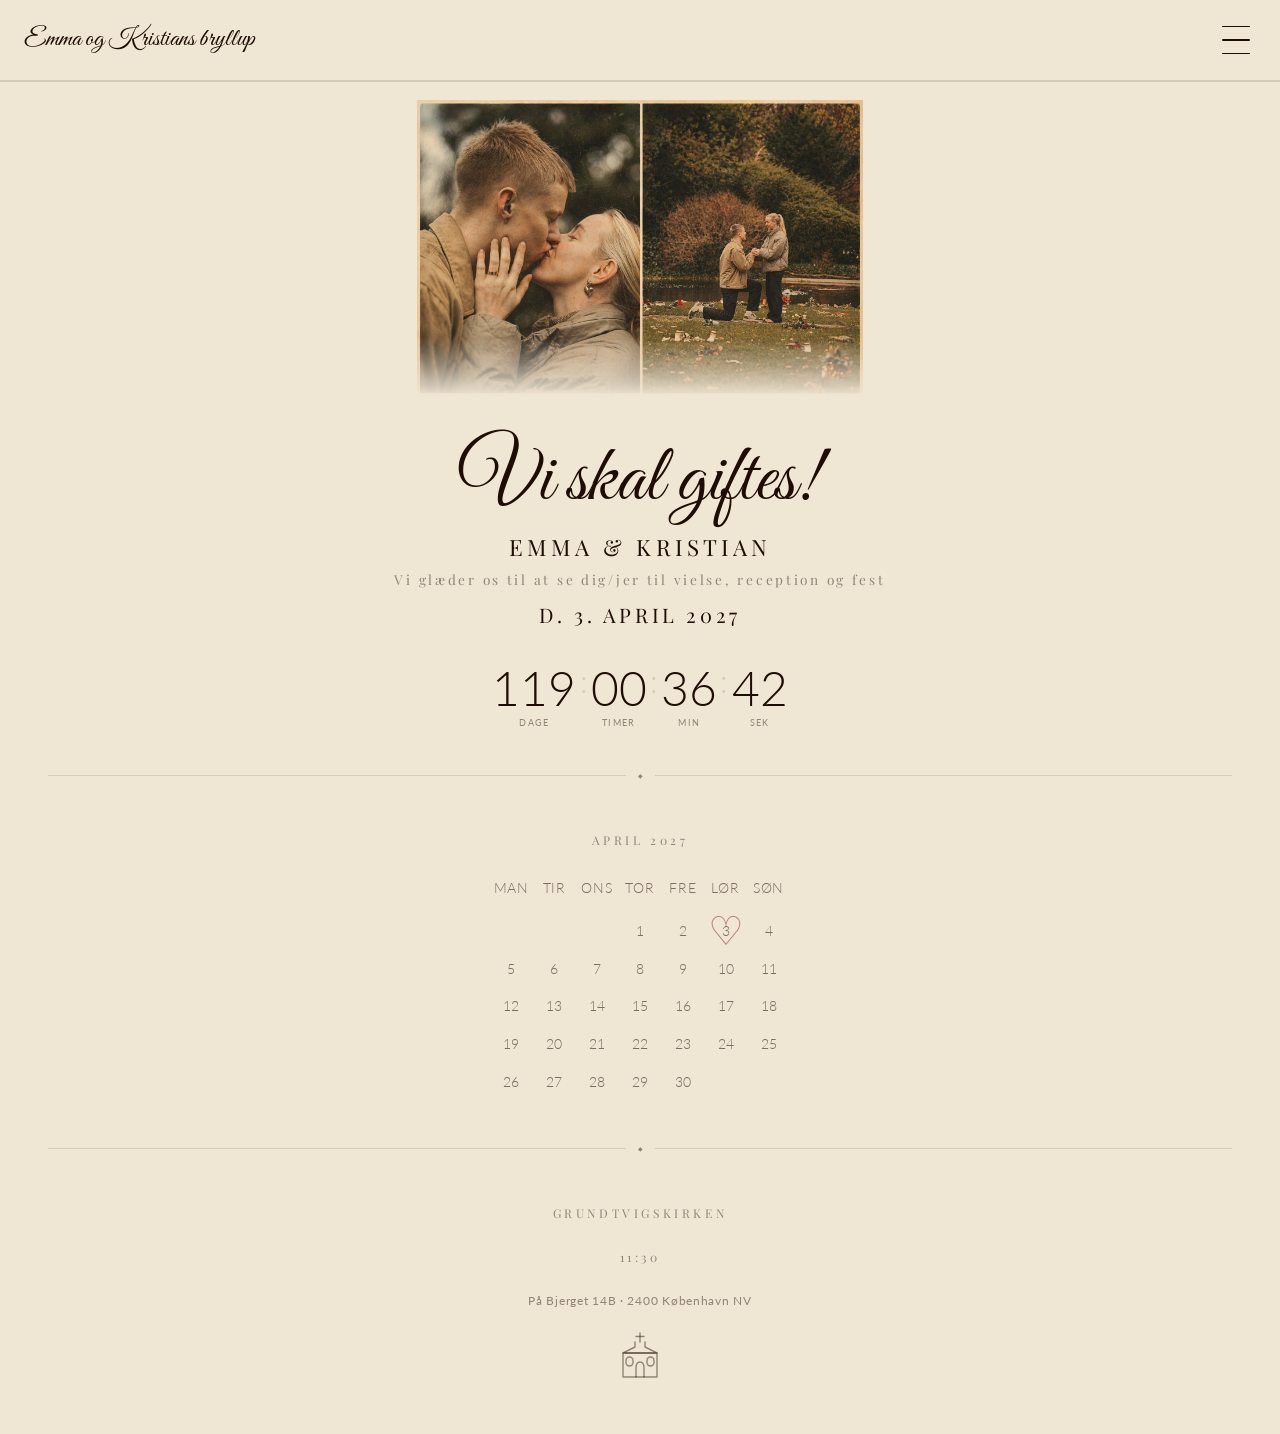
<file: index.html>
<!DOCTYPE html>
<html lang="da">
<head>
    <meta charset="UTF-8">
    <meta name="viewport" content="width=device-width, initial-scale=1.0">
    <title>Emma & Kristian — 3. april 2027</title>
    <link rel="preconnect" href="https://fonts.googleapis.com">
    <link rel="preconnect" href="https://fonts.gstatic.com" crossorigin>
    <link href="https://fonts.googleapis.com/css2?family=Great+Vibes&family=Playfair+Display:ital,wght@0,400;1,400&family=Lato:wght@300;400&display=swap" rel="stylesheet">
    <link rel="stylesheet" href="style.css">
</head>
<body>
    <div class="sticky-nav">
    <!-- Header -->
    <header class="site-header">
        <h1 class="site-title">Emma og Kristians bryllup</h1>
        <button class="menu-btn" id="menuBtn" aria-label="Åbn menu">
            <span></span>
            <span></span>
            <span></span>
        </button>
    </header>

    <!-- Dropdown menu bar -->
    <nav class="menu-bar" id="menuBar">
        <ul class="nav-list">
            <li><a href="index.html">Forside</a></li>
            <li><a href="program.html">Program</a></li>
            <li><a href="praktisk.html">Praktisk information</a></li>
            <li><a href="onskelliste.html">Ønskeliste</a></li>
            <li><a href="su.html">S.U</a></li>
            <li><a href="kontakt.html">Kontakt</a></li>
        </ul>
    </nav>
    </div>

    <div class="hero">
        <img src="background.jpg" alt="Emma og Kristian" class="hero-img">
        <div class="hero-fade"></div>
    </div>

    <main>
        <section class="intro">
            <p class="label-top animate" data-delay="0">Vi skal giftes!</p>
            <h1 class="names animate" data-delay="120">Emma & Kristian</h1>
            <p class="wedding-text animate" data-delay="220">Vi glæder os til at se dig/jer til vielse, reception og fest</p>
            <p class="wedding-date animate" data-delay="220" style="margin-bottom: 2.25rem;">D. 3. april 2027</p>
            <div class="countdown animate" data-delay="340" id="countdown">
                <div class="unit">
                    <span class="number" id="days">--</span>
                    <span class="unit-label">dage</span>
                </div>
                <div class="divider">:</div>
                <div class="unit">
                    <span class="number" id="hours">--</span>
                    <span class="unit-label">timer</span>
                </div>
                <div class="divider">:</div>
                <div class="unit">
                    <span class="number" id="minutes">--</span>
                    <span class="unit-label">min</span>
                </div>
                <div class="divider">:</div>
                <div class="unit">
                    <span class="number" id="seconds">--</span>
                    <span class="unit-label">sek</span>
                </div>
            </div>
        </section>

        <div class="ornament animate" data-delay="0" aria-hidden="true">
            <span></span><span class="ornament-diamond">◆</span><span></span>
        </div>

        <section class="calendar-section">
            <h2 class="section-title animate" data-delay="0">April 2027</h2>
            <div class="calendar animate" data-delay="100">
                <div class="cal-row cal-header">
                    <span>Man</span>
                    <span>Tir</span>
                    <span>Ons</span>
                    <span>Tor</span>
                    <span>Fre</span>
                    <span>Lør</span>
                    <span>Søn</span>
                </div>
                <div class="cal-row">
                    <span></span><span></span><span></span>
                    <span>1</span><span>2</span>
                    <span class="wedding-day"><span class="heart-num">3</span></span>
                    <span>4</span>
                </div>
                <div class="cal-row">
                    <span>5</span><span>6</span><span>7</span><span>8</span><span>9</span><span>10</span><span>11</span>
                </div>
                <div class="cal-row">
                    <span>12</span><span>13</span><span>14</span><span>15</span><span>16</span><span>17</span><span>18</span>
                </div>
                <div class="cal-row">
                    <span>19</span><span>20</span><span>21</span><span>22</span><span>23</span><span>24</span><span>25</span>
                </div>
                <div class="cal-row">
                    <span>26</span><span>27</span><span>28</span><span>29</span><span>30</span><span></span><span></span>
                </div>
            </div>
        </section>

        <div class="ornament animate" data-delay="0" aria-hidden="true">
            <span></span><span class="ornament-diamond">◆</span><span></span>
        </div>

        <section class="map-section">
            <h2 class="section-title animate" data-delay="0">GrundtvigsKirken</h2>
            <h2 class="section-title animate" data-delay="0">11:30</h2>
            <p class="map-address animate" data-delay="80">På Bjerget 14B · 2400 København NV</p>
            <div class="church-icon animate" data-delay="160" aria-hidden="true">
                <svg width="38" height="46" viewBox="0 0 38 46" fill="none" stroke="currentColor" stroke-width="1.4" stroke-linecap="round" stroke-linejoin="round" xmlns="http://www.w3.org/2000/svg">
                    <!-- Cross -->
                    <line x1="19" y1="1" x2="19" y2="10"/>
                    <line x1="15" y1="4.5" x2="23" y2="4.5"/>
                    <!-- Steeple -->
                    <polyline points="14,10 14,15 2,21 36,21 24,15 24,10"/>
                    <!-- Body -->
                    <rect x="2" y="21" width="34" height="24"/>
                    <!-- Arched door -->
                    <path d="M15,45 L15,36 Q15,30 19,30 Q23,30 23,36 L23,45"/>
                    <!-- Windows -->
                    <rect x="5" y="25" width="7" height="9" rx="3.5"/>
                    <rect x="26" y="25" width="7" height="9" rx="3.5"/>
                </svg>
            </div>
        </section>
    </main>

    <script src="script.js"></script>
</body>
</html>
</file>
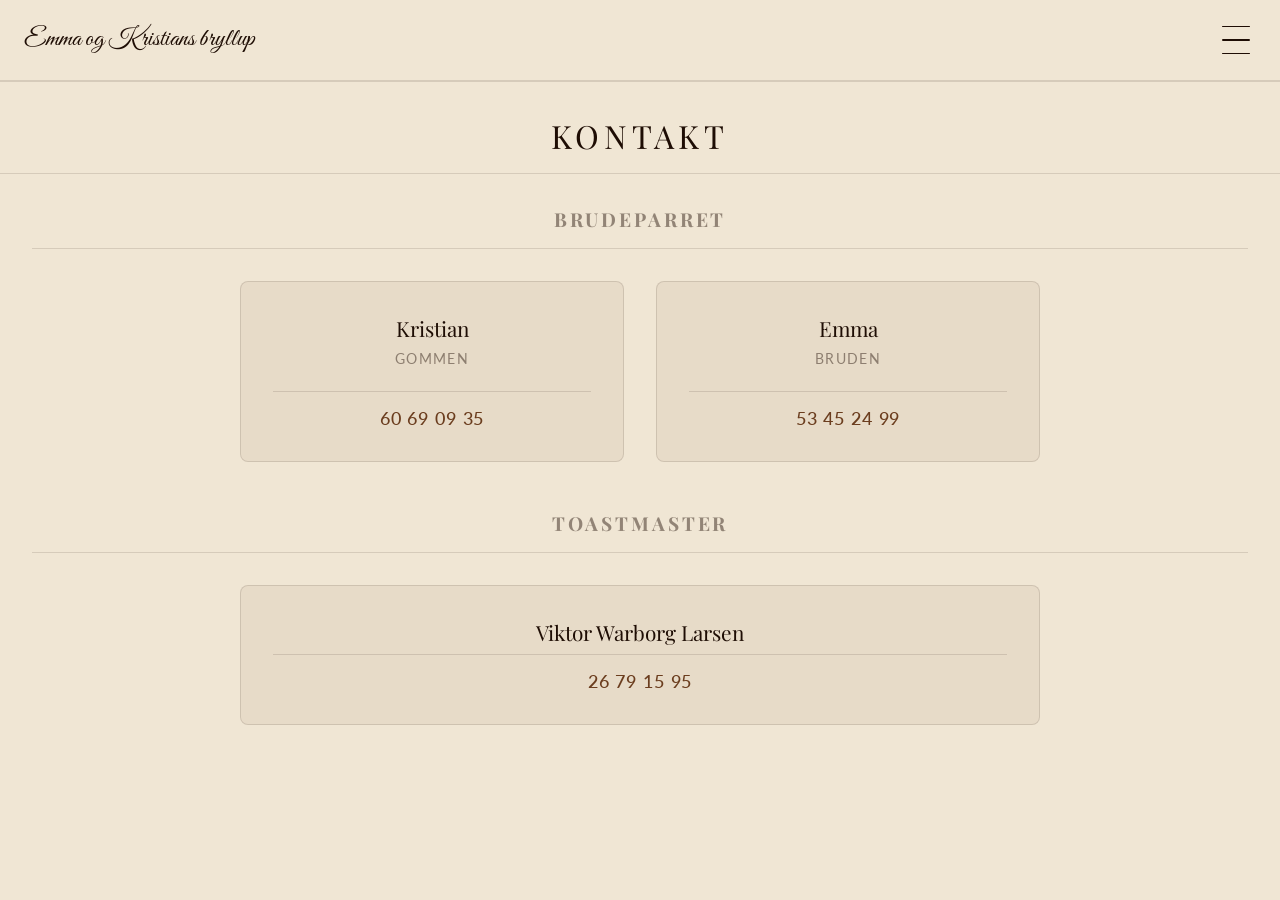
<file: kontakt.html>
<!DOCTYPE html>
<html lang="da">
<head>
    <meta charset="UTF-8">
    <meta name="viewport" content="width=device-width, initial-scale=1.0">
    <title>Kontakt — Emma & Kristian</title>
    <link rel="preconnect" href="https://fonts.googleapis.com">
    <link rel="preconnect" href="https://fonts.gstatic.com" crossorigin>
    <link href="https://fonts.googleapis.com/css2?family=Great+Vibes&family=Playfair+Display:ital,wght@0,400;1,400&family=Lato:wght@300;400&display=swap" rel="stylesheet">
    <link rel="stylesheet" href="style.css">
</head>
<body>
    <div class="sticky-nav">
    <!-- Header -->
    <header class="site-header">
        <h1 class="site-title">Emma og Kristians bryllup</h1>
        <button class="menu-btn" id="menuBtn" aria-label="Åbn menu">
            <span></span>
            <span></span>
            <span></span>
        </button>
    </header>

    <!-- Dropdown menu bar -->
    <nav class="menu-bar" id="menuBar">
        <ul class="nav-list">
            <li><a href="index.html">Forside</a></li>
            <li><a href="program.html">Program</a></li>
            <li><a href="praktisk.html">Praktisk information</a></li>
            <li><a href="onskelliste.html">Ønskeliste</a></li>
            <li><a href="su.html">S.U</a></li>
            <li><a href="kontakt.html">Kontakt</a></li>
        </ul>
    </nav>
    </div>

    <main>
        <section class="page-header">
            <h1 class="page-title" data-delay="0">Kontakt</h1>
        </section>

        <section class="content-section" data-delay="100">
            <div class="contact-section">
                <h2 class="contact-section-title">Brudeparret</h2>
                <div class="contact-cards">
                    <div class="contact-card">
                        <h3 class="contact-name">Kristian</h3>
                        <p class="contact-role">Gommen</p>
                        <div class="contact-info">
                            <a href="tel:60690935" class="contact-phone">60 69 09 35</a>
                        </div>
                    </div>
                    <div class="contact-card">
                        <h3 class="contact-name">Emma</h3>
                        <p class="contact-role">Bruden</p>
                        <div class="contact-info">
                            <a href="tel:53452499" class="contact-phone">53 45 24 99</a>
                        </div>
                    </div>
                </div>
            </div>

            <div class="contact-section">
                <h2 class="contact-section-title">Toastmaster</h2>
                <div class="contact-cards">
                    <div class="contact-card">
                        <h3 class="contact-name">Viktor Warborg Larsen</h3>
                        <div class="contact-info">
                            <a href="tel:26791595" class="contact-phone">26 79 15 95</a>
                        </div>
                    </div>
                </div>
            </div>
        </section>
    </main>

    <script src="script.js"></script>
</body>
</html>
</file>
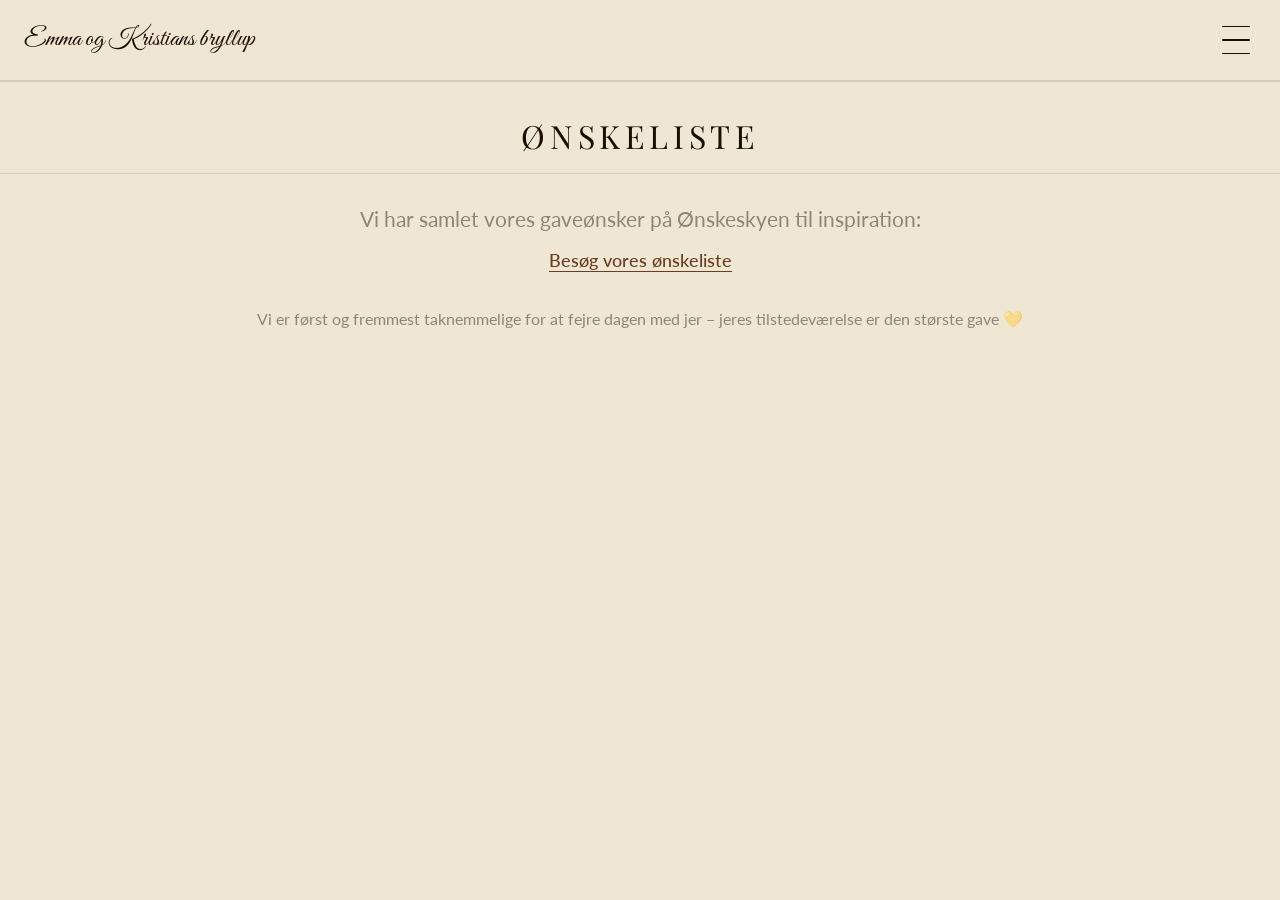
<file: onskelliste.html>
<!DOCTYPE html>
<html lang="da">
<head>
    <meta charset="UTF-8">
    <meta name="viewport" content="width=device-width, initial-scale=1.0">
    <title>Ønskeliste — Emma & Kristian</title>
    <link rel="preconnect" href="https://fonts.googleapis.com">
    <link rel="preconnect" href="https://fonts.gstatic.com" crossorigin>
    <link href="https://fonts.googleapis.com/css2?family=Great+Vibes&family=Playfair+Display:ital,wght@0,400;1,400&family=Lato:wght@300;400&display=swap" rel="stylesheet">
    <link rel="stylesheet" href="style.css">
</head>
<body>
    <div class="sticky-nav">
    <!-- Header -->
    <header class="site-header">
        <h1 class="site-title">Emma og Kristians bryllup</h1>
        <button class="menu-btn" id="menuBtn" aria-label="Åbn menu">
            <span></span>
            <span></span>
            <span></span>
        </button>
    </header>

    <!-- Dropdown menu bar -->
    <nav class="menu-bar" id="menuBar">
        <ul class="nav-list">
            <li><a href="index.html">Forside</a></li>
            <li><a href="program.html">Program</a></li>
            <li><a href="praktisk.html">Praktisk information</a></li>
            <li><a href="onskelliste.html">Ønskeliste</a></li>
            <li><a href="su.html">S.U</a></li>
            <li><a href="kontakt.html">Kontakt</a></li>
        </ul>
    </nav>
    </div>

    <main>
        <section class="page-header">
            <h1 class="page-title" data-delay="0">Ønskeliste</h1>
        </section>

        <section class="content-section" data-delay="100">
            <p style="color: var(--brown-dim); text-align: center; font-size: 1.3rem;">Vi har samlet vores gaveønsker på Ønskeskyen til inspiration: </p> <br>
            <div style="text-align: center;">
                <a href="https://onskeskyen.dk/s/erh84e" target="_blank"; style="color: var(--brown-mid); font-weight: 500; font-size: 1.1rem; text-decoration: none; border-bottom: 1px solid var(--brown-mid);">Besøg vores ønskeliste</a>
            </div>
            <br> <br>
            <p style="color: var(--brown-dim); text-align: center; font-size: 1rem;">Vi er først og fremmest taknemmelige for at fejre dagen med jer – jeres tilstedeværelse er den største gave 💛</p>
        </section>
    </main>

    <script src="script.js"></script>
</body>
</html>
</file>
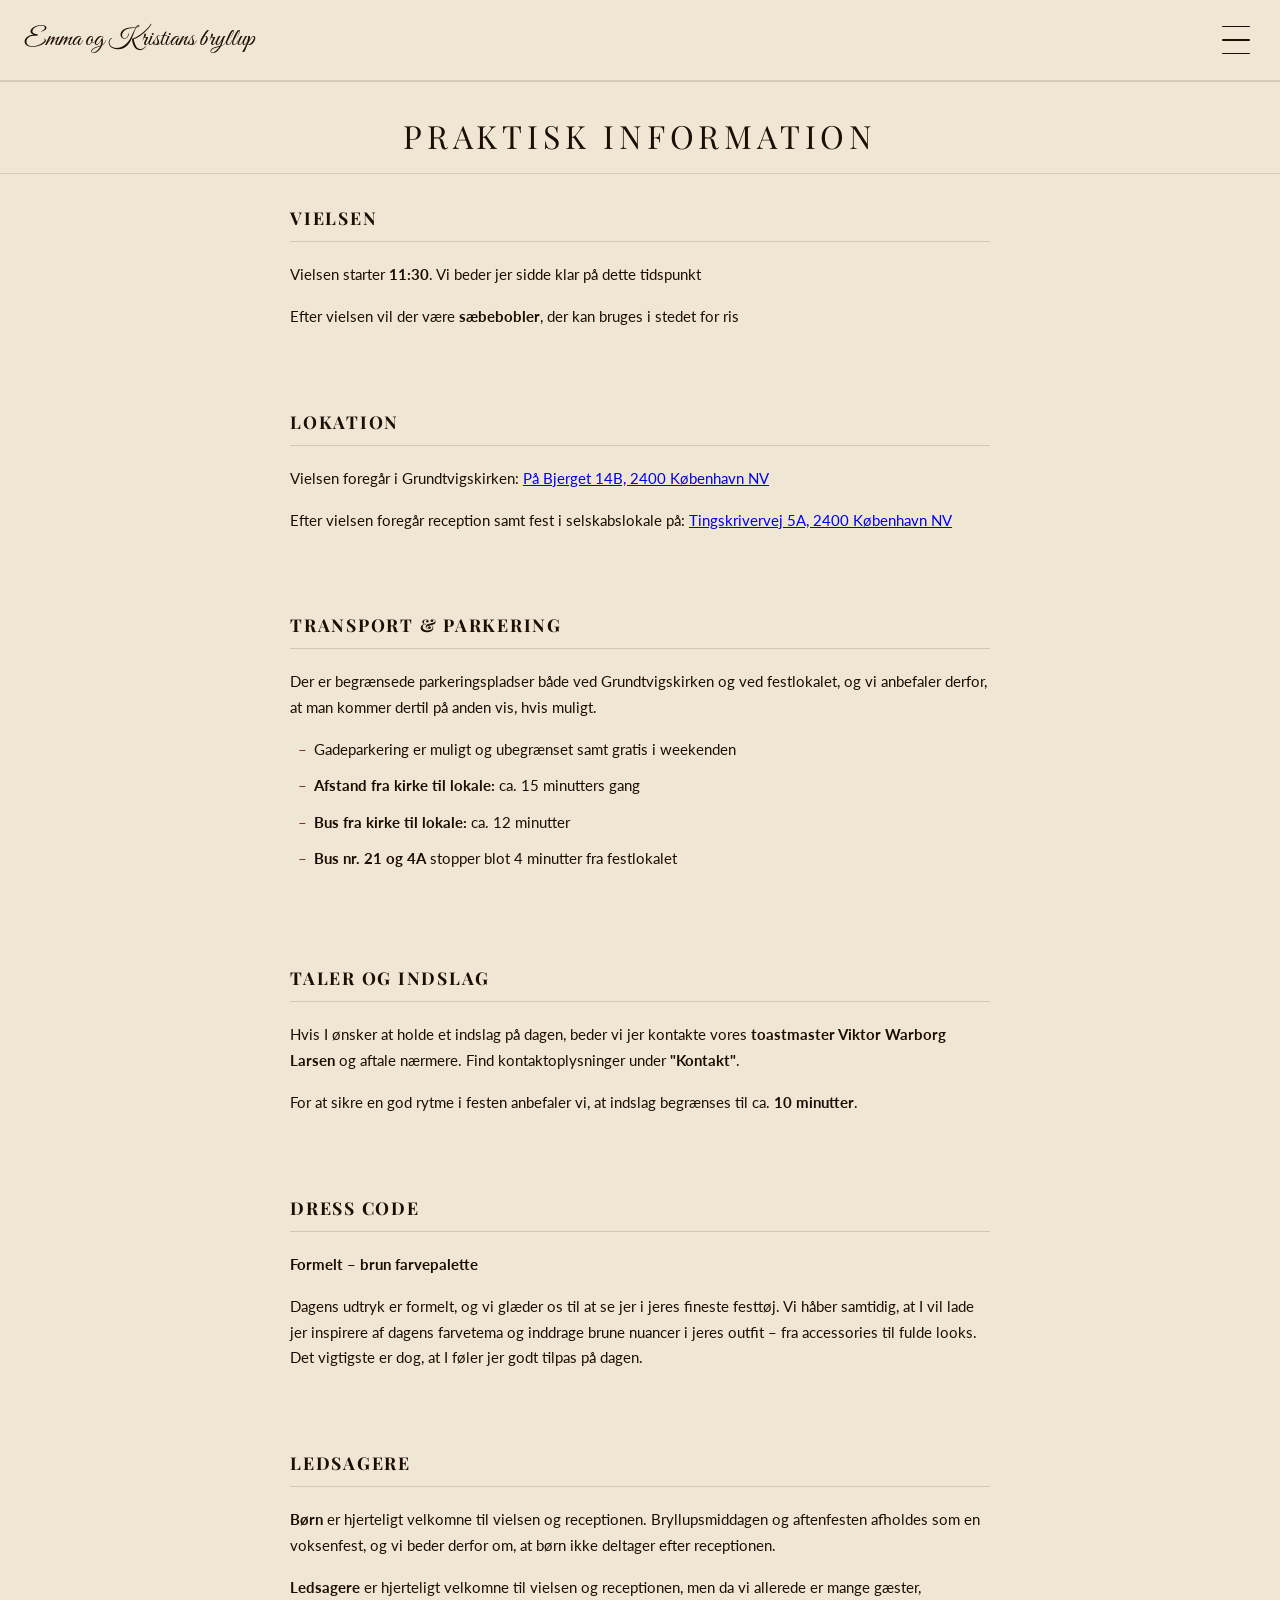
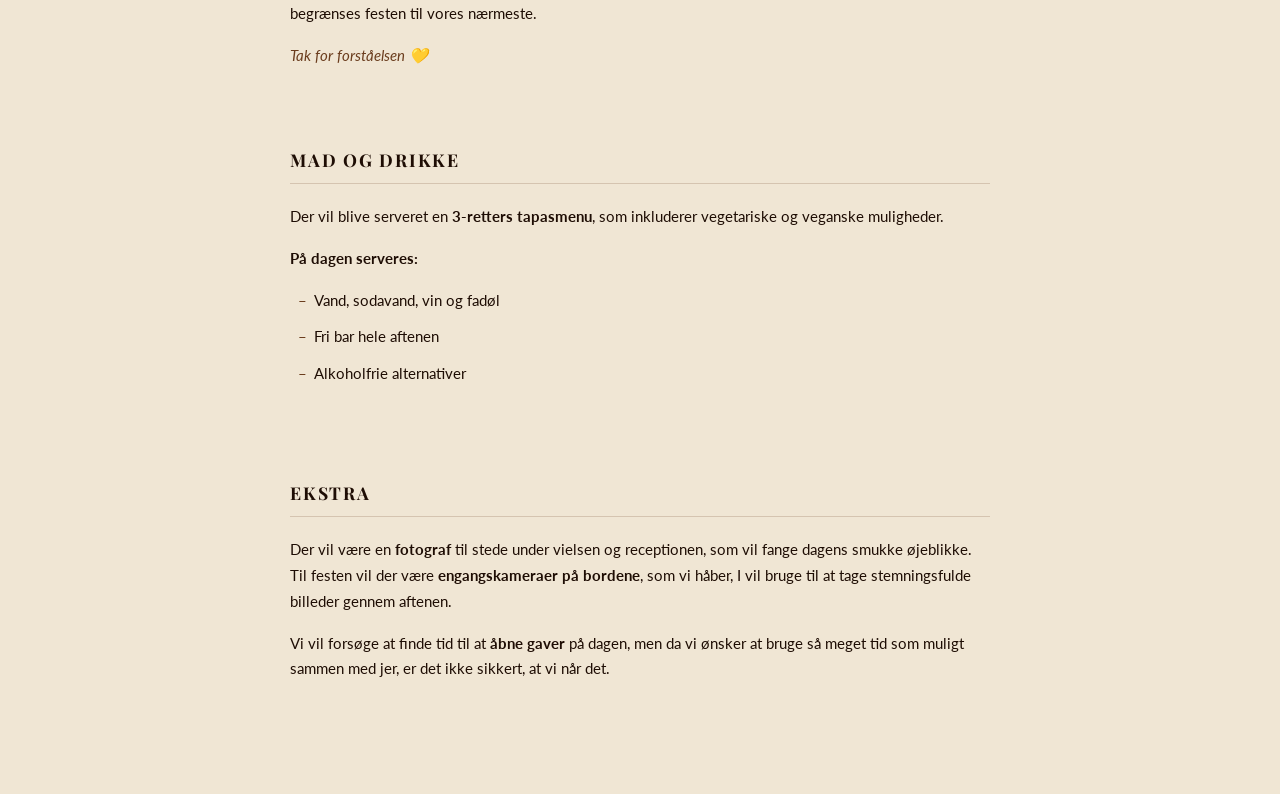
<file: praktisk.html>
<!DOCTYPE html>
<html lang="da">
<head>
    <meta charset="UTF-8">
    <meta name="viewport" content="width=device-width, initial-scale=1.0">
    <title>Praktisk information — Emma & Kristian</title>
    <link rel="preconnect" href="https://fonts.googleapis.com">
    <link rel="preconnect" href="https://fonts.gstatic.com" crossorigin>
    <link href="https://fonts.googleapis.com/css2?family=Great+Vibes&family=Playfair+Display:ital,wght@0,400;1,400&family=Lato:wght@300;400&display=swap" rel="stylesheet">
    <link rel="stylesheet" href="style.css">
</head>
<body>
    <div class="sticky-nav">
    <!-- Header -->
    <header class="site-header">
        <h1 class="site-title">Emma og Kristians bryllup</h1>
        <button class="menu-btn" id="menuBtn" aria-label="Åbn menu">
            <span></span>
            <span></span>
            <span></span>
        </button>
    </header>

    <!-- Dropdown menu bar -->
    <nav class="menu-bar" id="menuBar">
        <ul class="nav-list">
            <li><a href="index.html">Forside</a></li>
            <li><a href="program.html">Program</a></li>
            <li><a href="praktisk.html">Praktisk information</a></li>
            <li><a href="onskelliste.html">Ønskeliste</a></li>
            <li><a href="su.html">S.U</a></li>
            <li><a href="kontakt.html">Kontakt</a></li>
        </ul>
    </nav>
    </div>

    <main>
        <section class="page-header">
            <h1 class="page-title" data-delay="0">Praktisk information</h1>
        </section>

        <section class="content-section" data-delay="100">
            <div class="practical-guide">

                <!-- Vielsen -->
                <div class="practical-section">
                    <h2 class="practical-title">Vielsen</h2>
                    <p>Vielsen starter <strong>11:30</strong>. Vi beder jer sidde klar på dette tidspunkt</p>
                    <p>Efter vielsen vil der være <strong>sæbebobler</strong>, der kan bruges i stedet for ris</p>
                </div>

                <div class="practical-section">
                    <h2 class="practical-title">Lokation</h2>
                    <p>Vielsen foregår i Grundtvigskirken: <a href="https://maps.google.com/maps?q=P%C3%A5+Bjerget+14B,+2400+K%C3%B8benhavn+NV" target="_blank" class="maps-link">På Bjerget 14B, 2400 København NV</a></p>
                    <p>Efter vielsen foregår reception samt fest i selskabslokale på: <a href="https://maps.google.com/maps?q=Tingskrivervej+5A,+2400+K%C3%B8benhavn+NV" target="_blank" class="maps-link">Tingskrivervej 5A, 2400 København NV</a></p>
                </div>

                <!-- Transport & Parkering -->
                <div class="practical-section">
                    <h2 class="practical-title">Transport & parkering</h2>
                    <p>Der er begrænsede parkeringspladser både ved Grundtvigskirken og ved festlokalet, og vi anbefaler derfor, at man kommer dertil på anden vis, hvis muligt.</p>
                    <ul class="practical-list">
                        <li>Gadeparkering er muligt og ubegrænset samt gratis i weekenden</li>
                        <li><strong>Afstand fra kirke til lokale:</strong> ca. 15 minutters gang</li>
                        <li><strong>Bus fra kirke til lokale:</strong> ca. 12 minutter</li>
                        <li><strong>Bus nr. 21 og 4A</strong> stopper blot 4 minutter fra festlokalet</li>
                    </ul>
                </div>

                <!-- Taler og indslag -->
                <div class="practical-section">
                    <h2 class="practical-title">Taler og indslag</h2>
                    <p>Hvis I ønsker at holde et indslag på dagen, beder vi jer kontakte vores <strong>toastmaster Viktor Warborg Larsen</strong> og aftale nærmere. Find kontaktoplysninger under <strong>"Kontakt"</strong>.</p>
                    <p>For at sikre en god rytme i festen anbefaler vi, at indslag begrænses til ca. <strong>10 minutter</strong>.</p>
                </div>

                <!-- Dress code -->
                <div class="practical-section">
                    <h2 class="practical-title">Dress code</h2>
                    <p><strong>Formelt – brun farvepalette</strong></p>
                    <p>Dagens udtryk er formelt, og vi glæder os til at se jer i jeres fineste festtøj. Vi håber samtidig, at I vil lade jer inspirere af dagens farvetema og inddrage brune nuancer i jeres outfit – fra accessories til fulde looks. Det vigtigste er dog, at I føler jer godt tilpas på dagen.</p>
                </div>

                <!-- Ledsagere -->
                <div class="practical-section">
                    <h2 class="practical-title">Ledsagere</h2>
                    <p><strong>Børn</strong> er hjerteligt velkomne til vielsen og receptionen. Bryllupsmiddagen og aftenfesten afholdes som en voksenfest, og vi beder derfor om, at børn ikke deltager efter receptionen.</p>
                    <p><strong>Ledsagere</strong> er hjerteligt velkomne til vielsen og receptionen, men da vi allerede er mange gæster, begrænses festen til vores nærmeste.</p>
                    <p style="font-style: italic; color: var(--brown-mid);">Tak for forståelsen 💛</p>
                </div>

                <!-- Mad og drikke -->
                <div class="practical-section">
                    <h2 class="practical-title">Mad og drikke</h2>
                    <p>Der vil blive serveret en <strong>3-retters tapasmenu</strong>, som inkluderer vegetariske og veganske muligheder.</p>
                    <p><strong>På dagen serveres:</strong></p>
                    <ul class="practical-list">
                        <li>Vand, sodavand, vin og fadøl</li>
                        <li>Fri bar hele aftenen</li>
                        <li>Alkoholfrie alternativer</li>
                    </ul>
                </div>

                <!-- Ekstra -->
                <div class="practical-section">
                    <h2 class="practical-title">Ekstra</h2>
                    <p>Der vil være en <strong>fotograf</strong> til stede under vielsen og receptionen, som vil fange dagens smukke øjeblikke. Til festen vil der være <strong>engangskameraer på bordene</strong>, som vi håber, I vil bruge til at tage stemningsfulde billeder gennem aftenen.</p>
                    <p>Vi vil forsøge at finde tid til at <strong>åbne gaver</strong> på dagen, men da vi ønsker at bruge så meget tid som muligt sammen med jer, er det ikke sikkert, at vi når det.</p>
                </div>

            </div>
        </section>
    </main>

    <script src="script.js"></script>
</body>
</html>
</file>
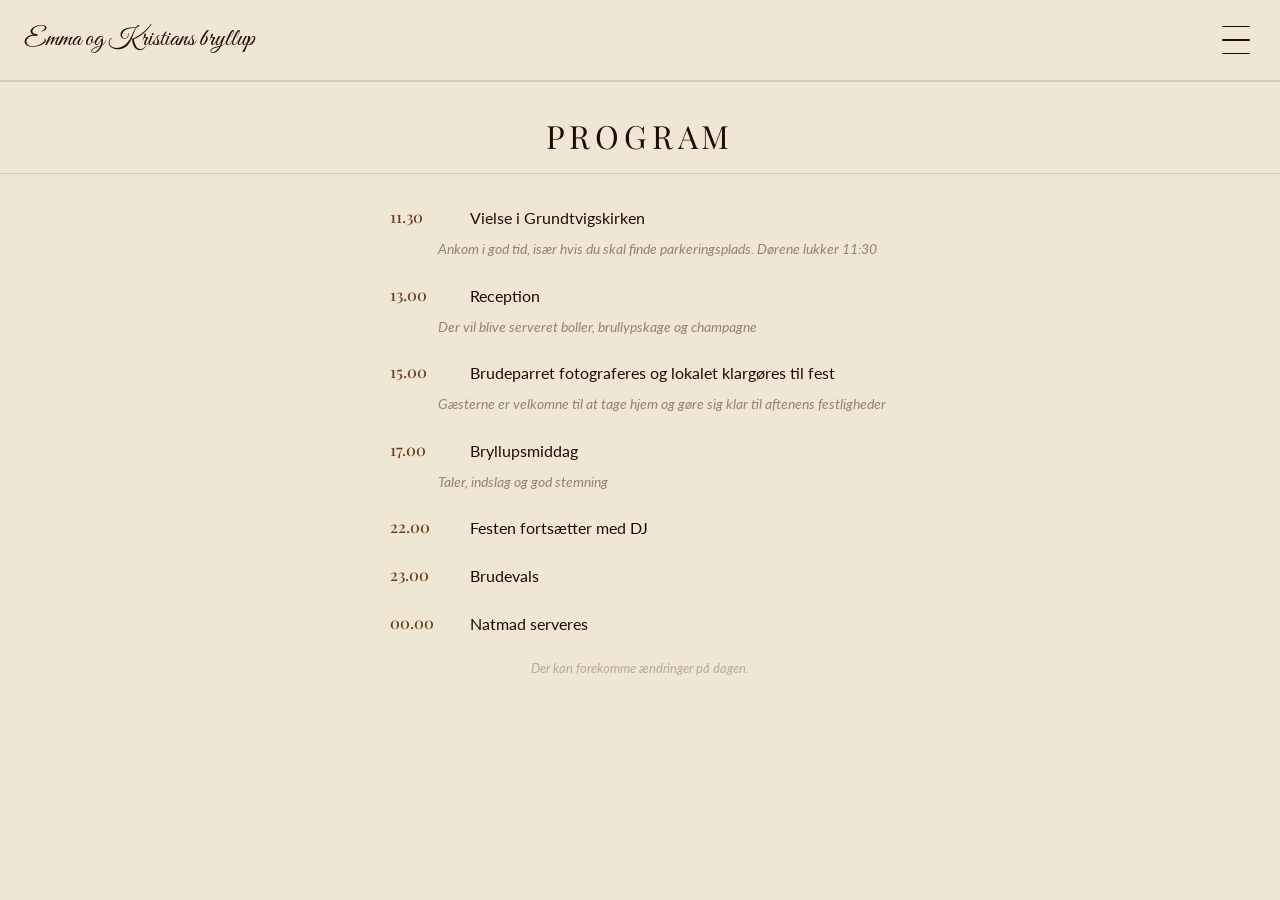
<file: program.html>
<!DOCTYPE html>
<html lang="da">
<head>
    <meta charset="UTF-8">
    <meta name="viewport" content="width=device-width, initial-scale=1.0">
    <title>Program — Emma & Kristian</title>
    <link rel="preconnect" href="https://fonts.googleapis.com">
    <link rel="preconnect" href="https://fonts.gstatic.com" crossorigin>
    <link href="https://fonts.googleapis.com/css2?family=Great+Vibes&family=Playfair+Display:ital,wght@0,400;1,400&family=Lato:wght@300;400&display=swap" rel="stylesheet">
    <link rel="stylesheet" href="style.css">
</head>
<body>
    <div class="sticky-nav">
    <!-- Header -->
    <header class="site-header">
        <h1 class="site-title">Emma og Kristians bryllup</h1>
        <button class="menu-btn" id="menuBtn" aria-label="Åbn menu">
            <span></span>
            <span></span>
            <span></span>
        </button>
    </header>

    <!-- Dropdown menu bar -->
    <nav class="menu-bar" id="menuBar">
        <ul class="nav-list">
            <li><a href="index.html">Forside</a></li>
            <li><a href="program.html">Program</a></li>
            <li><a href="praktisk.html">Praktisk information</a></li>
            <li><a href="onskelliste.html">Ønskeliste</a></li>
            <li><a href="su.html">S.U</a></li>
            <li><a href="kontakt.html">Kontakt</a></li>
        </ul>
    </nav>
    </div>

    <main>
        <section class="page-header">
            <h1 class="page-title" data-delay="0">Program</h1>
        </section>

        <section class="content-section" data-delay="100">
            <div class="program-timeline">
                <div class="program-item">
                    <span class="program-time">11.30</span>
                    <span class="program-activity">Vielse i Grundtvigskirken</span>
                </div>
                <div class="program-subtext">
                    <p>Ankom i god tid, især hvis du skal finde parkeringsplads. Dørene lukker 11:30</p>
                </div>
                <div class="program-item">
                    <span class="program-time">13.00</span>
                    <span class="program-activity">Reception</span>
                </div>
                <div class="program-subtext">
                    <p>Der vil blive serveret boller, brullypskage og champagne</p>
                </div>
                <div class="program-item">
                    <span class="program-time">15.00</span>
                    <span class="program-activity">Brudeparret fotograferes og lokalet klargøres til fest</span>
                </div>
                <div class="program-subtext">
                    <p>Gæsterne er velkomne til at tage hjem og gøre sig klar til aftenens festligheder</p>
                </div>
                <div class="program-item">
                    <span class="program-time">17.00</span>
                    <span class="program-activity">Bryllupsmiddag</span>
                </div>
                <div class="program-subtext">
                    <p>Taler, indslag og god stemning</p>
                </div>
                <div class="program-item">
                    <span class="program-time">22.00</span>
                    <span class="program-activity">Festen fortsætter med DJ</span>
                </div>
                <div class="program-item">
                    <span class="program-time">23.00</span>
                    <span class="program-activity">Brudevals</span>
                </div>
                <div class="program-item">
                    <span class="program-time">00.00</span>
                    <span class="program-activity">Natmad serveres</span>
                </div>
            </div>
            <p class="program-note" style="padding-top: 0;">Der kan forekomme ændringer på dagen.</p>
        </section>
    </main>

    <script src="script.js"></script>
</body>
</html>
</file>
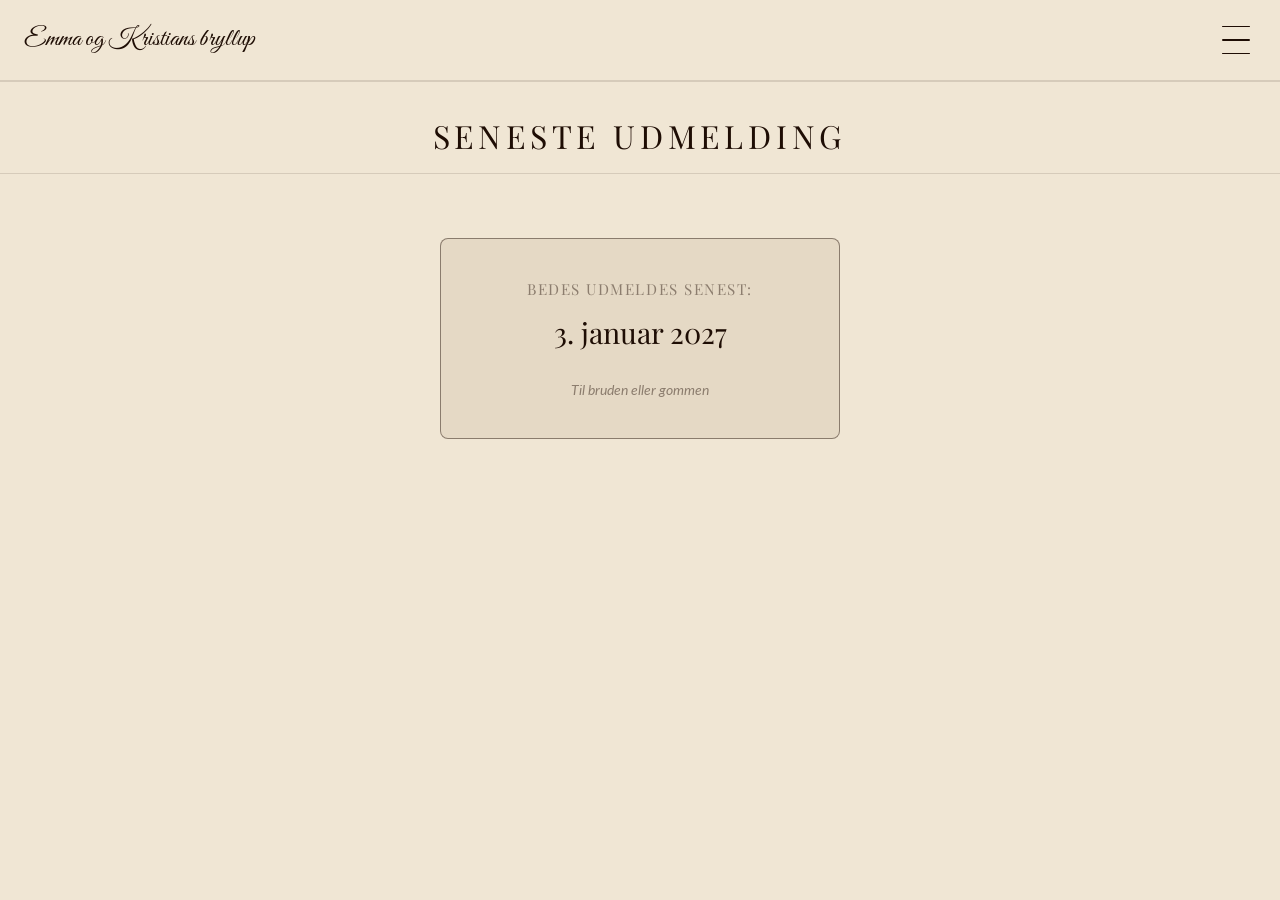
<file: su.html>
<!DOCTYPE html>
<html lang="da">
<head>
    <meta charset="UTF-8">
    <meta name="viewport" content="width=device-width, initial-scale=1.0">
    <title>S.U — Emma & Kristian</title>
    <link rel="preconnect" href="https://fonts.googleapis.com">
    <link rel="preconnect" href="https://fonts.gstatic.com" crossorigin>
    <link href="https://fonts.googleapis.com/css2?family=Great+Vibes&family=Playfair+Display:ital,wght@0,400;1,400&family=Lato:wght@300;400&display=swap" rel="stylesheet">
    <link rel="stylesheet" href="style.css">
</head>
<body>
    <div class="sticky-nav">
    <!-- Header -->
    <header class="site-header">
        <h1 class="site-title">Emma og Kristians bryllup</h1>
        <button class="menu-btn" id="menuBtn" aria-label="Åbn menu">
            <span></span>
            <span></span>
            <span></span>
        </button>
    </header>

    <!-- Dropdown menu bar -->
    <nav class="menu-bar" id="menuBar">
        <ul class="nav-list">
            <li><a href="index.html">Forside</a></li>
            <li><a href="program.html">Program</a></li>
            <li><a href="praktisk.html">Praktisk information</a></li>
            <li><a href="onskelliste.html">Ønskeliste</a></li>
            <li><a href="su.html">S.U</a></li>
            <li><a href="kontakt.html">Kontakt</a></li>
        </ul>
    </nav>
    </div>

    <main>
        <section class="page-header">
            <h1 class="page-title" data-delay="0">Seneste Udmelding</h1>
        </section>

        <section class="content-section" data-delay="100">
            <div class="su-box">
                <p class="su-label">Bedes udmeldes senest:</p>
                <p class="su-date">3. januar 2027</p>
                <p class="su-help">Til bruden eller gommen</p>
            </div>
        </section>
    </main>

    <script src="script.js"></script>
</body>
</html>
</file>
<file: style.css>
*, *::before, *::after {
    box-sizing: border-box;
    margin: 0;
    padding: 0;
}

:root {
    --bg:        #f0e6d4;
    --brown:     #1e0d04;
    --brown-mid: #6b3d1e;
    --brown-dim: rgba(30, 13, 4, 0.45);
    --line:      rgba(30, 13, 4, 0.12);
}

body {
    background-color: var(--bg);
    font-family: 'Lato', sans-serif;
    color: var(--brown);
}

/* ── Scroll animation base ── */

.animate {
    opacity: 0;
    transform: translateY(24px);
    transition: opacity 0.9s ease, transform 0.9s ease;
}

.animate.visible {
    opacity: 1;
    transform: translateY(0);
}

/* ── Hero ── */

.hero {
    position: relative;
    width: 100%;
    height: 30vh;
    height: 30svh;
    padding-top: 2svh;
    overflow: hidden;
}

.hero-img {
    width: 100%;
    height: 100%;
    object-fit: contain;
    object-position: center top;
    display: block;
}

.hero-fade {
    position: absolute;
    bottom: 0;
    left: 0;
    right: 0;
    height: 60px;
    background: linear-gradient(to bottom, transparent, var(--bg));
    pointer-events: none;
}

/* ── Intro ── */

.intro {
    padding: 2.5rem 2rem 2rem;
    text-align: center;
}

.label-top {
    font-family: 'Great Vibes', cursive;
    font-weight: 400;
    font-size: 3.8rem;
    line-height: 1.1;
    color: var(--brown);
    margin-bottom: 0.5rem;
}

.names {
    font-family: 'Playfair Display', serif;
    font-style: normal;
    font-weight: 400;
    font-size: 1.25rem;
    letter-spacing: 0.18em;
    text-transform: uppercase;
    line-height: 1.3;
    margin-bottom: 0.5rem;
    color: var(--brown);
}

.wedding-date {
    font-family: 'Playfair Display', serif;
    font-style: normal;
    font-weight: 400;
    font-size: 1.25rem;
    letter-spacing: 0.18em;
    text-transform: uppercase;
    line-height: 1.3;
    margin-bottom: 0.5rem;
    color: var(--brown);
}

.wedding-text {
    font-family: 'Playfair Display', serif;
    font-style: normal;
    font-size: 0.85rem;
    letter-spacing: 0.2em;
    text-transform: none;
    color: var(--brown-dim);
    margin-bottom: 0.85rem;
}

.countdown {
    display: flex;
    align-items: flex-start;
    justify-content: center;
    gap: 0.2rem;
}

.unit {
    display: flex;
    flex-direction: column;
    align-items: center;
    min-width: 3rem;
}

.number {
    font-size: 2.4rem;
    font-weight: 300;
    line-height: 1;
    color: var(--brown);
}

.unit-label {
    font-size: 0.55rem;
    letter-spacing: 0.15em;
    text-transform: uppercase;
    color: var(--brown-dim);
    margin-top: 0.3rem;
}

.divider {
    font-size: 2rem;
    font-weight: 300;
    line-height: 1;
    color: var(--line);
    padding-top: 0.1rem;
}

/* ── Ornament divider ── */

.ornament {
    display: flex;
    align-items: center;
    gap: 0.75rem;
    padding: 0.25rem 3rem;
    margin: 0.5rem 0;
}

.ornament span:not(.ornament-diamond) {
    flex: 1;
    height: 1px;
    background: var(--line);
}

.ornament-diamond {
    font-size: 0.4rem;
    color: var(--brown-dim);
    flex: none;
}

/* ── Section titles ── */

.section-title {
    font-family: 'Playfair Display', serif;
    font-weight: 400;
    font-size: 0.75rem;
    letter-spacing: 0.3em;
    text-transform: uppercase;
    color: var(--brown-dim);
    text-align: center;
    margin-bottom: 1.75rem;
}

/* ── Calendar ── */

.calendar-section {
    padding: 2.5rem 2rem 2rem;
}

.calendar {
    max-width: 300px;
    margin: 0 auto;
}

.cal-row {
    display: grid;
    grid-template-columns: repeat(7, 1fr);
    margin-bottom: 0.15rem;
}

.cal-header span {
    font-size: 0.6rem;
    letter-spacing: 0.06em;
    text-transform: uppercase;
    color: var(--brown-dim);
    text-align: center;
    padding-bottom: 0.7rem;
}

.cal-row span {
    display: flex;
    align-items: center;
    justify-content: center;
    height: 2.2rem;
    font-size: 0.88rem;
    font-weight: 300;
    color: var(--brown);
    opacity: 0.55;
}

.wedding-day {
    opacity: 1 !important;
}

.heart-num {
    position: relative;
    display: flex;
    align-items: center;
    justify-content: center;
    width: 2.2rem;
    height: 2.2rem;
    font-size: 0.88rem;
    font-weight: 400;
    color: var(--brown);
    z-index: 1;
}

.heart-num::before {
    content: '♡';
    position: absolute;
    font-size: 2.5rem;
    color: #8b3333;
    z-index: -1;
    top: 50%;
    left: 50%;
    transform: translate(-50%, -52%);
    line-height: 1;
}

/* ── Map ── */

.map-section {
    padding: 2.5rem 2rem 3.5rem;
}

.church-icon {
    display: flex;
    justify-content: center;
    margin-top: 1.5rem;
    color: var(--brown-dim);
}

.map-address {
    text-align: center;
    font-size: 0.75rem;
    color: var(--brown-dim);
    letter-spacing: 0.06em;
    margin-bottom: 1.5rem;
}

.map-container {
    border-radius: 8px;
    overflow: hidden;
    height: 280px;
    box-shadow: 0 4px 24px rgba(30, 13, 4, 0.12);
}

.map-container iframe {
    width: 100%;
    height: 100%;
    border: none;
    display: block;
}

/* ── Footer ── */

.footer {
    text-align: center;
    padding: 2rem 2rem 3.5rem;
    border-top: 1px solid var(--line);
}

.footer p {
    font-family: 'Playfair Display', serif;
    font-style: italic;
    font-size: 0.85rem;
    color: var(--brown-dim);
    letter-spacing: 0.04em;
}

/* ── Site header ── */

.sticky-nav {
    position: sticky;
    top: 0;
    z-index: 99;
}

.site-header {
    background-color: var(--bg);
    border-bottom: 1px solid var(--line);
    display: flex;
    justify-content: space-between;
    align-items: center;
    padding: 1.25rem 1.5rem;
}

.site-title {
    font-family: 'Great Vibes', cursive;
    font-size: 1.6rem;
    font-weight: 400;
    color: var(--brown);
    margin: 0;
    line-height: 1;
}

/* ── Menu button ── */

.menu-btn {
    position: relative;
    top: auto;
    right: auto;
    z-index: 999;
    width: 2.5rem;
    height: 2.5rem;
    background: none;
    border: none;
    cursor: pointer;
    padding: 0;
    display: flex;
    flex-direction: column;
    justify-content: space-around;
    align-items: center;
    flex-shrink: 0;
}

.menu-btn span {
    width: 1.75rem;
    height: 1.5px;
    background-color: var(--brown);
    border-radius: 2px;
    transition: all 0.3s ease;
    display: block;
}

.menu-btn.open span:nth-child(1) {
    transform: rotate(45deg) translate(10px, 10px);
}

.menu-btn.open span:nth-child(2) {
    opacity: 0;
}

.menu-btn.open span:nth-child(3) {
    transform: rotate(-45deg) translate(7px, -7px);
}

/* ── Dropdown menu bar ── */

.menu-overlay {
    display: none;
}

.menu-overlay.visible {
    display: none;
}

.sidebar {
    display: none;
}

.sidebar.open {
    display: none;
}

.sidebar-content {
    display: none;
}

.menu-bar {
    background-color: var(--bg);
    border-bottom: 1px solid var(--line);
    max-height: 0;
    overflow: hidden;
    transition: max-height 0.4s ease;
}

.menu-bar.open {
    max-height: 100vh;
}

.menu-bar .nav-list {
    list-style: none;
    display: flex;
    flex-direction: column;
    padding: 1.5rem 2rem;
    margin: 0;
}

.menu-bar .nav-list li {
    margin-bottom: 0;
}

.menu-bar .nav-list a {
    display: block;
    padding: 0.9rem 0;
    font-family: 'Playfair Display', serif;
    font-size: 0.9rem;
    letter-spacing: 0.08em;
    text-transform: uppercase;
    color: var(--brown);
    text-decoration: none;
    border-bottom: 1px solid var(--line);
    transition: color 0.2s ease;
}

.menu-bar .nav-list a:last-child {
    border-bottom: none;
}

.menu-bar .nav-list a:hover {
    color: var(--brown-mid);
}

.menu-bar .nav-list a.active {
    color: var(--brown-mid);
    font-weight: 500;
}

/* ── Practical guide ── */

.practical-guide {
    max-width: 700px;
    margin: 0 auto;
}

.practical-section {
    margin-bottom: 2.5rem;
    padding-bottom: 2.5rem;
    /* border-bottom: 1px solid var(--line); */
}

.practical-section:last-child {
    border-bottom: none;
}

.practical-title {
    font-family: 'Playfair Display', serif;
    font-size: 1.1rem;
    letter-spacing: 0.1em;
    text-transform: uppercase;
    color: var(--brown);
    margin: 0 0 1.25rem 0;
    padding-bottom: 0.75rem;
    border-bottom: 1px solid rgba(107, 61, 30, 0.2);
}

.practical-section p {
    color: var(--brown);
    line-height: 1.7;
    font-size: 0.95rem;
    margin-bottom: 1rem;
}

.practical-section p:last-child {
    margin-bottom: 0;
}

.practical-list {
    list-style: none;
    padding: 0;
    margin: 1rem 0 1rem 0;
}

.practical-list li {
    color: var(--brown);
    font-size: 0.95rem;
    line-height: 1.6;
    margin-left: 1.5rem;
    margin-bottom: 0.75rem;
    position: relative;
}

.practical-list li::before {
    content: "–";
    position: absolute;
    left: -1rem;
    color: var(--brown-mid);
    font-weight: 500;
}

/* ── Contact cards ── */

.contact-section {
    margin-bottom: 3rem;
}

.contact-section-title {
    font-family: 'Playfair Display', serif;
    font-size: 1.2rem;
    letter-spacing: 0.15em;
    text-transform: uppercase;
    color: var(--brown-dim);
    text-align: center;
    margin-bottom: 2rem;
    padding-bottom: 1rem;
    border-bottom: 1px solid var(--line);
}

.contact-cards {
    display: grid;
    grid-template-columns: repeat(auto-fit, minmax(280px, 1fr));
    gap: 2rem;
    max-width: 800px;
    margin: 0 auto;
}

.contact-card {
    background-color: rgba(107, 61, 30, 0.06);
    border: 1px solid var(--line);
    border-radius: 8px;
    padding: 2rem;
    text-align: center;
    transition: box-shadow 0.3s ease;
}

.contact-card:hover {
    box-shadow: 0 4px 16px rgba(30, 13, 4, 0.1);
}

.contact-name {
    font-family: 'Playfair Display', serif;
    font-size: 1.3rem;
    font-weight: 400;
    color: var(--brown);
    margin: 0 0 0.5rem 0;
}

.contact-role {
    font-size: 0.9rem;
    letter-spacing: 0.1em;
    text-transform: uppercase;
    color: var(--brown-dim);
    margin: 0 0 1.5rem 0;
}

.contact-info {
    padding-top: 1rem;
    border-top: 1px solid var(--line);
}

.contact-phone {
    display: inline-block;
    font-size: 1.1rem;
    color: var(--brown-mid);
    text-decoration: none;
    font-weight: 500;
    letter-spacing: 0.05em;
    transition: color 0.2s ease;
}

.contact-phone:hover {
    color: var(--brown);
}

/* ── S.U. Box ── */

.su-box {
    background-color: rgba(107, 61, 30, 0.08);
    border: 1px solid var(--brown-dim);
    border-radius: 8px;
    padding: 2.5rem 2rem;
    max-width: 400px;
    margin: 2rem auto;
    text-align: center;
}

.su-label {
    font-family: 'Playfair Display', serif;
    font-size: 0.95rem;
    letter-spacing: 0.1em;
    text-transform: uppercase;
    color: var(--brown-dim);
    margin: 0 0 1rem 0;
}

.su-date {
    font-family: 'Playfair Display', serif;
    font-size: 1.8rem;
    font-weight: 400;
    color: var(--brown);
    margin: 0.5rem 0 2rem 0;
    line-height: 1.2;
}

.su-help {
    font-size: 0.85rem;
    color: var(--brown-dim);
    margin: 0;
    font-style: italic;
}

/* ── Program timeline ── */

.program-timeline {
    max-width: 500px;
    margin: 0 auto;
}

.program-item {
    display: flex;
    gap: 2rem;
    margin-bottom: 1.5rem;
    align-items: flex-start;
}

.program-time {
    font-family: 'Playfair Display', serif;
    font-size: 1rem;
    font-weight: 500;
    color: var(--brown-mid);
    min-width: 3rem;
    flex-shrink: 0;
}

.program-activity {
    font-size: 1rem;
    color: var(--brown);
    line-height: 1.5;
}

.program-note {
    font-size: 0.8rem;
    color: var(--brown-dim);
    font-style: italic;
    opacity: 0.6;
    text-align: center;
    margin: 0.5rem 0 2rem;
}

.program-subtext {
    margin: -1rem 0 1.5rem 3rem;
    font-size: 0.9rem;
    color: var(--brown-dim);
    font-style: italic;
    line-height: 1.5;
}

.program-subtext p {
    margin: 0;
}

/* ── Page content layout ── */

.page-content {
    padding-top: 1rem;
}

.page-header {
    padding: 2rem 2rem 1rem;
    text-align: center;
    border-bottom: 1px solid var(--line);
}

.page-title {
    font-family: 'Playfair Display', serif;
    font-weight: 400;
    font-size: 2rem;
    letter-spacing: 0.15em;
    text-transform: uppercase;
    color: var(--brown);
}

.content-section {
    padding: 2rem 2rem 2rem;
}

/* ── Larger screens ── */

@media (min-width: 480px) {
    .hero {
        height: 35vh;
        height: 35svh;
    }

    .label-top {
        font-size: 5rem;
    }

    .names {
        font-size: 1.4rem;
    }

    .number {
        font-size: 3rem;
    }

    .unit {
        min-width: 3.5rem;
    }
}
</file>
